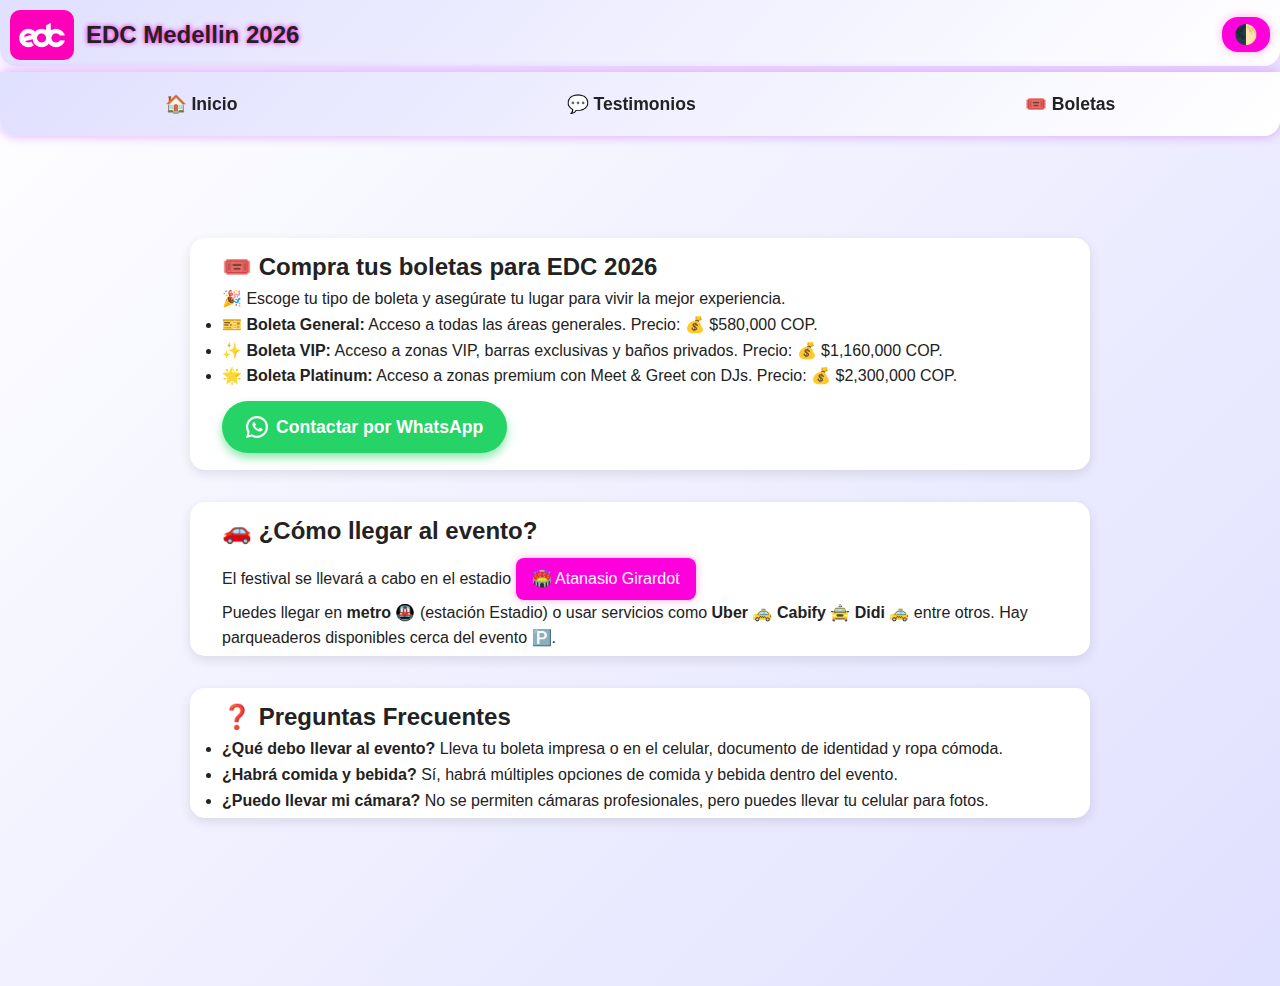
<file: boletas.html>
<!DOCTYPE html>
<html lang="es">
<head>
  <meta charset="UTF-8" />
  <meta name="viewport" content="width=device-width, initial-scale=1" />
  <meta name="description" content="Festival EDC Medellín 2026 - Información del evento, compra de boletas y testimonios de asistentes.">
  <title>EDC Evento - Compra Boletas</title>
  <link rel="stylesheet" href="style.css" />
  <link rel="manifest" href="/Actividades_css2/manifest.json">
  <meta name="theme-color" content="#111111" />
  <meta name="mobile-web-app-capable" content="yes">
</head>
<body>
  <header class="site-header">
    <div class="site-header__logo">
      <img src="Pics/edcr.png" alt="Logo EDC" class="logo-img" />
      <h1 class="site-title">EDC Medellin 2026</h1>
    </div>
    <button id="toggle-dark" aria-label="Alternar modo oscuro">🌓</button>
  </header>

  <main class="site-main">
    <section aria-labelledby="compra-boletas" class="content-container">
      <h2 id="compra-boletas">🎟️ Compra tus boletas para EDC 2026</h2>
        <p>🎉 Escoge tu tipo de boleta y asegúrate tu lugar para vivir la mejor experiencia.</p>

        <ul>
          <li>🎫 <strong>Boleta General:</strong> Acceso a todas las áreas generales. Precio: 💰 $580,000 COP.</li>
          <li>✨ <strong>Boleta VIP:</strong> Acceso a zonas VIP, barras exclusivas y baños privados. Precio: 💰 $1,160,000 COP.</li>
          <li>🌟 <strong>Boleta Platinum:</strong> Acceso a zonas premium con Meet & Greet con DJs. Precio: 💰 $2,300,000 COP.</li>
        </ul>

      <a id="whatsapp-btn" href="#" target="_blank" rel="noopener noreferrer" aria-label="Enviar mensaje por WhatsApp">
  <svg xmlns="http://www.w3.org/2000/svg" viewBox="0 0 24 24" width="22" height="22" fill="white" style="vertical-align: middle; margin-right: 8px;">
    <path d="M20.52 3.478A11.82 11.82 0 0012 0C5.373 0 0 5.372 0 12c0 2.12.56 4.144 1.62 5.94L0 24l6.273-1.61a11.81 11.81 0 005.732 1.48c6.627 0 12-5.372 12-12 0-3.216-1.254-6.236-3.48-8.392zM12 21.6a9.56 9.56 0 01-4.87-1.38l-.35-.21-3.72.956.994-3.625-.228-.37A9.54 9.54 0 012.4 12c0-5.3 4.3-9.6 9.6-9.6 2.56 0 4.97 1 6.77 2.8 1.8 1.8 2.79 4.21 2.79 6.78 0 5.3-4.3 9.6-9.6 9.6zm5.3-7.83c-.29-.14-1.7-.84-1.96-.93-.26-.1-.45-.14-.64.15-.18.28-.7.93-.85 1.12-.15.18-.3.21-.55.07-.25-.14-1.05-.39-2-1.23-.74-.66-1.24-1.48-1.39-1.74-.14-.28-.02-.43.12-.57.12-.12.26-.3.39-.44.13-.15.18-.25.3-.41.12-.15.05-.29-.02-.43-.07-.14-.63-1.52-.87-2.08-.23-.54-.47-.46-.64-.47l-.55-.01c-.18 0-.47.07-.72.35-.25.28-.95.92-.95 2.25s.97 2.61 1.1 2.79c.13.18 1.9 2.9 4.61 4.07.64.28 1.14.45 1.53.58.64.22 1.22.19 1.68.12.51-.08 1.7-.7 1.94-1.37.24-.66.24-1.22.17-1.37-.07-.14-.26-.22-.55-.36z"/>
  </svg>
  Contactar por WhatsApp
</a>

<script>
  const whatsappBtn = document.getElementById('whatsapp-btn');
  whatsappBtn.addEventListener('click', (e) => {
    e.preventDefault();
    const nombreProducto = document.getElementById('nombre-producto')?.textContent || 'el producto';
    const mensaje = `Hola, quiero más información sobre las boletas para el evento EDC 2026 Medellin.`;
    const numero = '573236285567';
    const url = `https://wa.me/${numero}?text=${encodeURIComponent(mensaje)}`;
    window.open(url, '_blank');
  });
</script>
    </section>
<section aria-labelledby="transporte" class="content-container">
  <h2 id="transporte">🚗 ¿Cómo llegar al evento?</h2>
  <p>
    El festival se llevará a cabo en el estadio
    <a href="https://www.google.com/maps/place/Estadio+de+F%C3%BAtbol+Atanasio+Girardot/@6.2567723,-75.5927532,17z/data=!3m1!4b1!4m6!3m5!1s0x8e44290e4f870f69:0xf57f97b59ef52c39!8m2!3d6.256767!4d-75.5901729!16zL20vMDhxcTh3?entry=ttu&g_ep=EgoyMDI1MDUyNi4wIKXMDSoASAFQAw%3D%3D" 
      class="btn" 
      target="_blank" 
      rel="noopener noreferrer">
      🏟️ Atanasio Girardot
    </a></p>
    <p>Puedes llegar en <strong>metro 🚇</strong> (estación Estadio) o usar servicios como <strong>Uber 🚕</strong> <strong>Cabify 🚖</strong> <strong>Didi 🚕</strong> entre otros. 
    Hay parqueaderos disponibles cerca del evento 🅿️.</p>
</section>

    <section aria-labelledby="preguntas-frecuentes" class="content-container-frec">
      <h2 id="preguntas-frecuentes">❓ Preguntas Frecuentes</h2>
      <ul>
        <li><strong>¿Qué debo llevar al evento?</strong> Lleva tu boleta impresa o en el celular, documento de identidad y ropa cómoda.</li>
        <li><strong>¿Habrá comida y bebida?</strong> Sí, habrá múltiples opciones de comida y bebida dentro del evento.</li>
        <li><strong>¿Puedo llevar mi cámara?</strong> No se permiten cámaras profesionales, pero puedes llevar tu celular para fotos.</li>
      </ul>
    </section>
  </main>

  <nav class="main-navigation" aria-label="Navegación principal">
    <a href="index.html" class="main-navigation__link" aria-current="page">🏠 Inicio</a>
    <a href="testimonios.html" class="main-navigation__link">💬 Testimonios</a>
    <a href="boletas.html" class="main-navigation__link">🎟️ Boletas</a>
  </nav>

  <footer class="site-footer">
    <p>© 2025 Electric Daisy Carnival Medellin - Todos los derechos reservados.</p>
  </footer>

  <script>
  const toggleBtn = document.getElementById('toggle-dark');
  const body = document.body;

  const savedMode = localStorage.getItem('theme');
  if (savedMode === 'dark') {
    body.classList.add('dark');
  }

  toggleBtn.addEventListener('click', () => {
    body.classList.toggle('dark');
    const currentMode = body.classList.contains('dark') ? 'dark' : 'light';
    localStorage.setItem('theme', currentMode);
  });
</script>

<script>
  if ('serviceWorker' in navigator) {
    navigator.serviceWorker.register('/Actividades_css2/service-worker.js')
      .then(() => console.log("✅ Service Worker registrado"))
      .catch(err => console.error("❌ Error al registrar el Service Worker", err));
  }
</script>

<script src="pwa-install.js"></script>

</body>
</html>
</file>
<file: style.css>
*,
*::before,
*::after {
  margin: 0;
  padding: 0;
  box-sizing: border-box;
  font-family: 'Segoe UI', Tahoma, Geneva, Verdana, sans-serif;
}

:root {
  --bg-gradient: linear-gradient(135deg, #ffffff, #e0e0ff);
  --text-color: #222222;
  --header-bg: linear-gradient(135deg, #e0e0ff, #ffffff);
  --header-shadow: 0 0 20px rgba(174, 0, 255, 0.2);
  --card-bg: rgba(255, 255, 255, 0.9);
  --card-shadow: 0 0 15px rgba(174, 0, 255, 0.15);
  --card-shadow-hover: 0 0 20px rgba(0, 170, 255, 0.3);
  --btn-bg: #ff00dd;
  --btn-hover-bg: #00e1ff;
  --btn-shadow: 0 0 10px rgba(255, 0, 170, 0.3);
  --nav-bg: linear-gradient(135deg, #e0e0ff, #ffffff);
  --nav-shadow: 0 -2px 8px rgba(174, 0, 255, 0.2);
  --footer-bg: #cc99ff;
  --footer-color: #222222;
  --footer-shadow: 0 -2px 6px rgba(174, 0, 255, 0.2);
  --link-color: #ae00ff;
  --link-shadow: 0 0 5px #ff00dd;
}

body.dark {
  --bg-gradient: linear-gradient(135deg, #0d0d0d, #1f005c);
  --text-color: white;
  --header-bg: linear-gradient(135deg, #0d0d0d, #1f005c);
  --header-shadow: 0 0 20px rgba(255, 0, 170, 0.33);
  --card-bg: rgba(51, 0, 102, 0.8);
  --card-shadow: 0 0 15px rgba(255, 0, 170, 0.33);
  --card-shadow-hover: 0 0 20px rgba(0, 170, 255, 0.53);
  --btn-bg: #ff00dd;
  --btn-hover-bg: #00e1ff;
  --btn-shadow: 0 0 10px rgba(255, 0, 170, 0.4);
  --nav-bg: linear-gradient(135deg, #0d0d0d, #1f005c);
  --nav-shadow: 0 -2px 8px rgba(174, 0, 255, 0.33);
  --footer-bg: #6600cc;
  --footer-color: white;
  --footer-shadow: 0 -2px 6px rgba(174, 0, 255, 0.33);
  --link-color: #ae00ff;
  --link-shadow: 0 0 5px #ff00dd;
}

body {
  background: var(--bg-gradient);
  color: var(--text-color);
  min-height: 100vh;
  line-height: 1.6;
  transition: background-color 0.3s, color 0.3s;
  display: flex;
  flex-direction: column;
  margin: 0;
}

.site-main{
  padding-inline: 20px;
  flex-grow: 1;
}

.site-main img {
  max-width: 150px;
  height: auto;
  border-radius: 10px;
  padding: 50px 20px 80px;
}

.site-header {
  text-align: center;
  padding: 10px 10px 6px;
  background: var(--header-bg);
  box-shadow: var(--header-shadow);
  display: flex;
  justify-content: space-between;
  align-items: center;
  border-bottom-left-radius: 16px;
  border-bottom-right-radius: 16px;
  gap: 12px;
}

.site-header__logo {
  display: flex;
  align-items: center;
  gap: 12px;
}

.logo-img {
  max-height: 50px;
  width: auto;
  display: block;
  border-radius: 10px;
}

.site-title {
  font-size: 24px;
  font-weight: bold;
  color: var(--text-color);
  text-shadow: var(--link-shadow);
}

.site-title:hover {
  color: var(--link-color);
  transform: scale(1.05);
  text-shadow: 0 0 8px rgba(255, 0, 221, 0.6);
  transition: all 0.3s ease;
  cursor: pointer;
}

#toggle-dark {
  font-size: 19px;
  padding: 6px 12px;
  cursor: pointer;
  border: none;
  border-radius: 16px;
  background-color: var(--btn-bg);
  color: white;
  box-shadow: var(--btn-shadow);
}
#toggle-dark:hover {
  background-color: var(--btn-hover-bg);
  transform: scale(1.05);
}

body.dark .main-navigation__link:hover {
  background-color: #333;
  color: #fff;
}

.main-navigation {
  position: fixed;
  bottom: 0;
  width: 100%;
  background: var(--nav-bg);
  display: flex;
  justify-content: space-around;
  padding: 12px 0;
  border-top-left-radius: 16px;
  border-top-right-radius: 16px;
  box-shadow: var(--nav-shadow);
  z-index: 1001;
}
.main-navigation__link {
  text-decoration: none;
  color: var(--text-color);
  font-weight: 700;
  display: flex;
  flex-direction: column;
  align-items: center;
  font-size: 1.1rem;
  padding: 6px 10px;
  border-radius: 12px;
  transition: transform 0.2s ease, background-color 0.3s ease, color 0.3s ease;
}

.main-navigation__link:hover {
  transform: scale(1.15);
  background-color: var(--btn-hover-bg);
  color: white;
  box-shadow: 0 4px 10px rgba(0, 225, 255, 0.5);
}

.site-footer {
  position: relative;
  bottom: 56px;
  width: 100%;
  background: var(--footer-bg);
  color: var(--footer-color);
  text-align: center;
  padding: 16px;
  border-top-left-radius: 16px;
  border-top-right-radius: 16px;
  box-shadow: var(--footer-shadow);
  z-index: 10000;
}

.menu__card,
.contact-card {
  background: var(--card-bg);
  padding: 20px;
  margin: 20px 0;
  border-radius: 15px;
  box-shadow: var(--card-shadow);
  transition: transform 0.3s ease, box-shadow 0.3s ease;
}

.menu__card:hover,
.contact-card:hover {
  transform: scale(1.03);
  box-shadow: var(--card-shadow-hover);
}

.menu__card {
  display: flex;
  gap: 20px;
}
.menu__card img {
  width: 110px;
  height: 110px;
  object-fit: cover;
  border-radius: 15px;
  border: 2px solid var(--btn-bg);
}
.menu__card-info {
  flex: 1;
}
.menu__card-title {
  font-size: 22px;
  font-weight: bold;
  color: var(--link-color);
  text-shadow: var(--link-shadow);
}
.menu__card-description {
  color: var(--text-color);
  opacity: 0.8;
}
.menu__card-price {
  font-weight: bold;
  color: var(--btn-bg);
  font-size: 18px;
}

a.btn, #toggle-dark {
  cursor: pointer;
  transition: background-color 0.3s ease, transform 0.2s ease;
}
a.btn {
  display: inline-block;
  padding: 0.5em 1em;
  background-color: var(--btn-bg);
  color: white;
  text-decoration: none;
  border-radius: 8px;
  margin-top: 0.5em;
  box-shadow: var(--btn-shadow);
}
a.btn:hover,
a.btn:focus {
  background-color: var(--btn-hover-bg);
  transform: scale(1.05);
}

form {
  display: flex;
  flex-direction: column;
  gap: 1em;
}
input, textarea {
  padding: 10px;
  border: 2px solid var(--btn-bg);
  border-radius: 8px;
  background: white;
  color: #000;
}
input:focus, textarea:focus {
  outline: 2px solid var(--btn-hover-bg);
}


.content-container {
  background-color: #fff;
  border-radius: 15px;
  padding: 10px;
  padding-bottom: 5px;
  padding-inline: 2rem;
  box-shadow: 0 4px 12px rgba(0,0,0,0.1);
  max-width: 900px;
  margin: 2rem auto;
}
.content-container-frec {
  background-color: #fff;
  border-radius: 15px;
  padding: 10px;
  padding-bottom: 5px;
  padding-inline: 2rem;
  box-shadow: 0 4px 12px rgba(0,0,0,0.1);
  max-width: 900px;
  margin: 2rem auto;
  margin-bottom: 5.5rem;
}
body.dark .content-container-frec {
  background-color: rgba(51, 0, 102, 0.6);
}

body.dark .content-container {
  background-color: rgba(51, 0, 102, 0.6);
}

a:focus,
button:focus {
  outline: 2px solid var(--btn-hover-bg);
  outline-offset: 2px;
  border-radius: 16px;
}
.sr-only {
  position: absolute;
  width: 1px;
  height: 1px;
  margin: -1px;
  padding: 0;
  border: 0;
  overflow: hidden;
  clip: rect(0 0 0 0);
}

@media (min-width: 768px) {
  .main-navigation {
    top: 72px;
    bottom: auto;
    border-radius: 0 0 16px 16px;
    box-shadow: 0 0 12px rgba(174, 0, 255, 0.33);
  }
  .site-footer {
    position: relative;
    bottom: auto;
    box-shadow: none;
    border-radius: 0;
    padding: 16px 20px;
    margin-top: 40px;
    background: var(--footer-bg);
    color: var(--footer-color);
    display: none;
  }
  .site-main {
    padding-top: 140px;
    padding-bottom: 80px;
  }
}


.carousel {
  position: relative;
  max-width: 600px;
  margin: auto;
}

.carousel input[type="radio"] {
  display: none;
}

.carousel-inner {
  position: relative;
  height: auto;
  min-height: 120px;
  overflow: visible;
  z-index: 1;
  padding: 1rem 2rem;
}

.testimonial {
  position: absolute;
  top: 0;
  left: 0;
  width: 100%;
  opacity: 0;
  z-index: 0;
  transition: opacity 0.8s ease-in-out, z-index 0s linear 0.8s;
  text-align: center;
  font-style: italic;
  background: #f0f0f0;
  border-radius: 10px;
  margin-top: 1rem;
  color: #222;
}

body.dark .testimonial {
  background: #3a3a6e;
  color: #ddd;
}

#t1:checked ~ .carousel-inner #test1,
#t2:checked ~ .carousel-inner #test2,
#t3:checked ~ .carousel-inner #test3 {
  opacity: 1;
  pointer-events: auto;
  z-index: 1;
  transition: opacity 0.8s ease-in-out, z-index 0s;
}

.carousel-controls {
  position: relative;
  margin-top: 10rem;
  text-align: center;
  overflow: visible;
  z-index: 10;
}

.carousel-controls label {
  cursor: pointer;
  display: inline-block;
  width: 18px;
  height: 18px;
  margin: 0 8px;
  background-color: #ccc;
  border-radius: 50%;
  transition: background-color 0.3s ease;justa la posición vertical de los puntos */
}

.carousel-controls label:hover {
  background-color: #999;
}

#t1:checked ~ .carousel-controls label[for="t1"],
#t2:checked ~ .carousel-controls label[for="t2"],
#t3:checked ~ .carousel-controls label[for="t3"] {
  background-color: #666;
}


body.dark {
  background-color: #121212;
  color: #f5f5f5;
}

body.dark .site-header {
  background-color: #1f1f1f;
  border-bottom: 1px solid #333;
}

body.dark .main-navigation {
  background-color: #1a1a1a;
}

body.dark .main-navigation__link {
  color: #f5f5f5;
}

body.dark .menu__card,
body.dark .content-container section {
  background-color: #2a2a2a;
  border: 1px solid #444;
  color: #fff;
}

body.dark footer {
  background-color: #1a1a1a;
  color: #ccc;
}

#whatsapp-btn {
    display: inline-flex;
    align-items: center;
    background-color: #25d366;
    color: white;
    font-weight: 700;
    padding: 12px 24px;
    border-radius: 30px;
    text-decoration: none;
    font-size: 1.1rem;
    box-shadow: 0 5px 10px rgba(37, 211, 102, 0.5);
    transition: background-color 0.3s ease, box-shadow 0.3s ease, transform 0.2s ease;
    cursor: pointer;
    user-select: none;
    border: none;
    margin-top: 12px;
    margin-bottom: 12px;
}

  #whatsapp-btn:hover {
    background-color: #1ebe57;
    box-shadow: 0 8px 18px rgba(30, 190, 87, 0.7);
    transform: scale(1.07);
  }

  #whatsapp-btn:active {
    transform: scale(0.95);
    box-shadow: 0 4px 8px rgba(30, 190, 87, 0.5);
  }

#btn-install-pwa {
  position: fixed;
  bottom: 130px;
  right: 15px;
  width: 44px;
  height: 44px;
  border-radius: 50%;
  background-color: var(--btn-bg, #ff00dd);
  color: white;
  border: none;
  font-size: 26px;
  box-shadow: 0 4px 12px rgba(255, 0, 221, 0.6);
  z-index: 9999;
  cursor: pointer;
  transition: transform 0.3s ease, background-color 0.3s ease;
  display: flex;
  align-items: center;
  justify-content: center;
}

#btn-install-pwa:hover {
  transform: scale(1.15);
  background-color: var(--btn-hover-bg, #00e1ff);
  box-shadow: 0 6px 16px rgba(0, 225, 255, 0.8);
}

#btn-install-pwa:disabled {
  opacity: 0.6;
  cursor: default;
  transform: scale(1);
}
</file>
